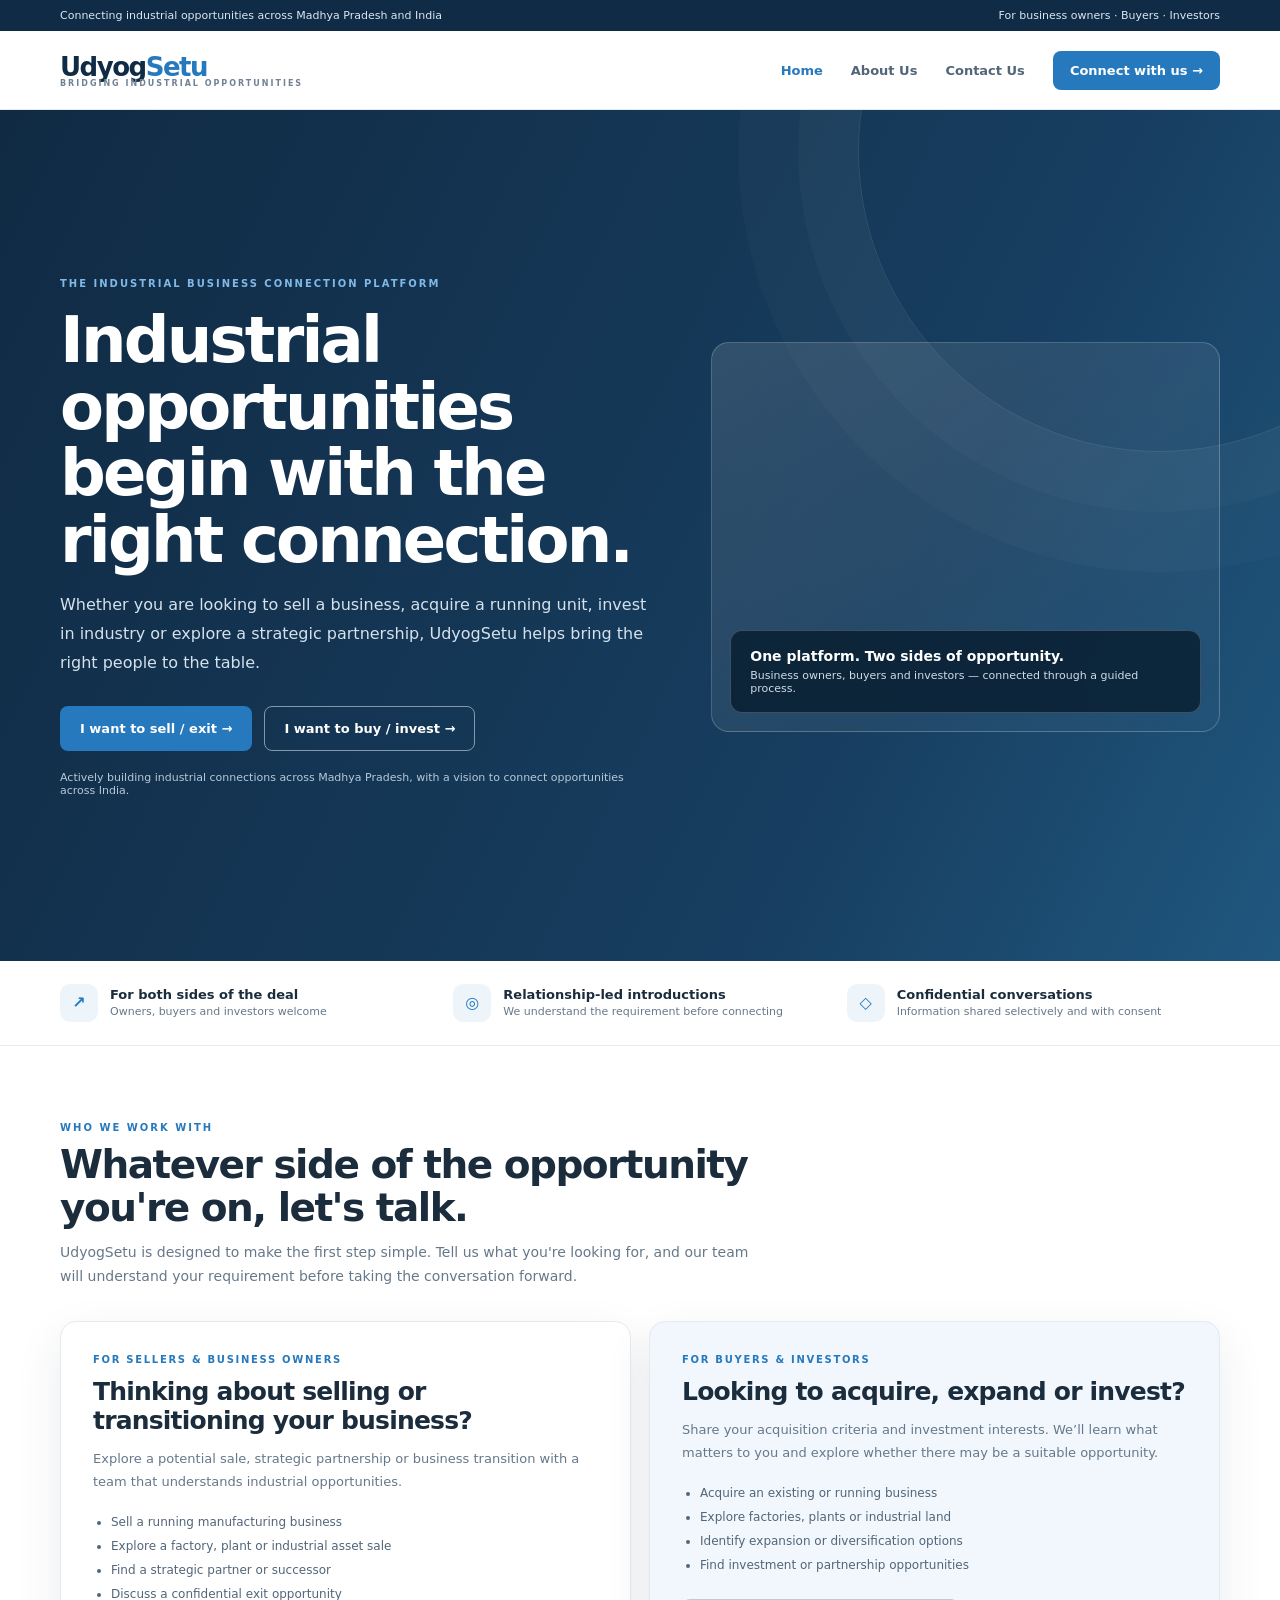
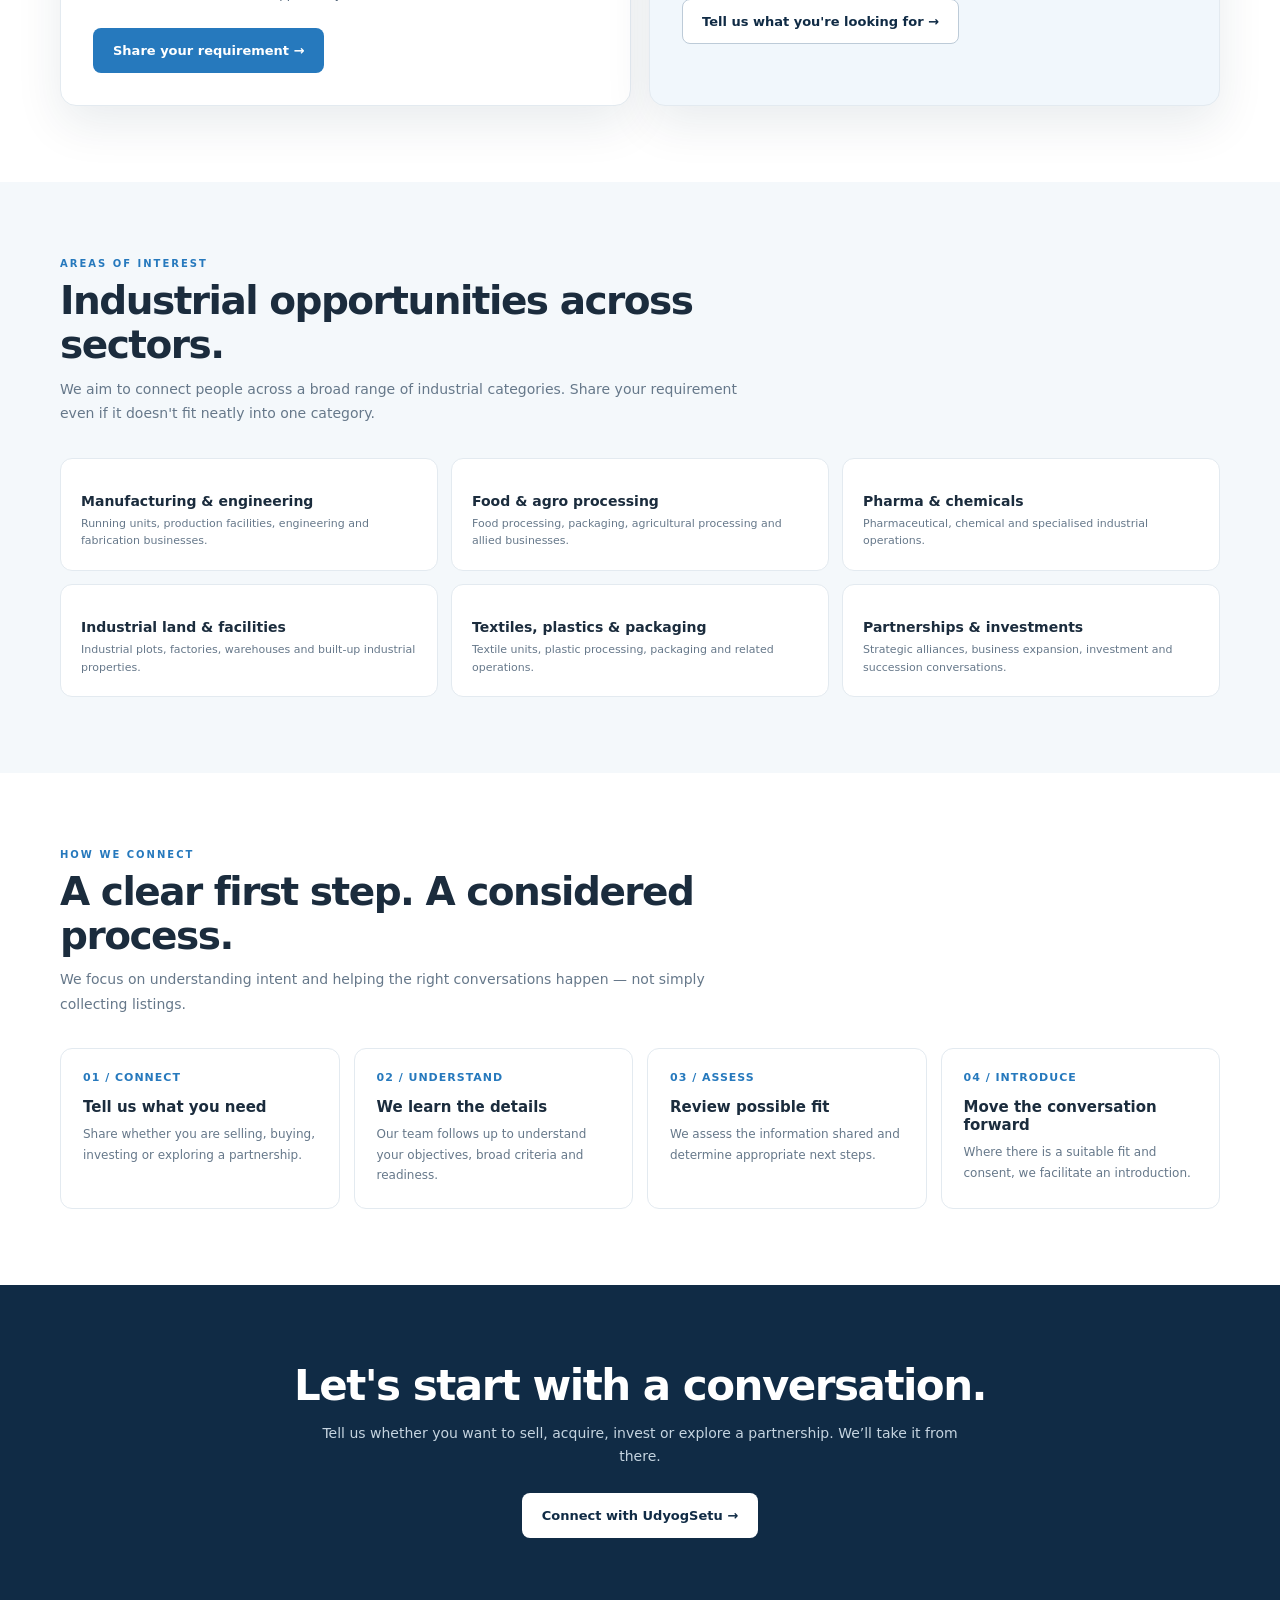
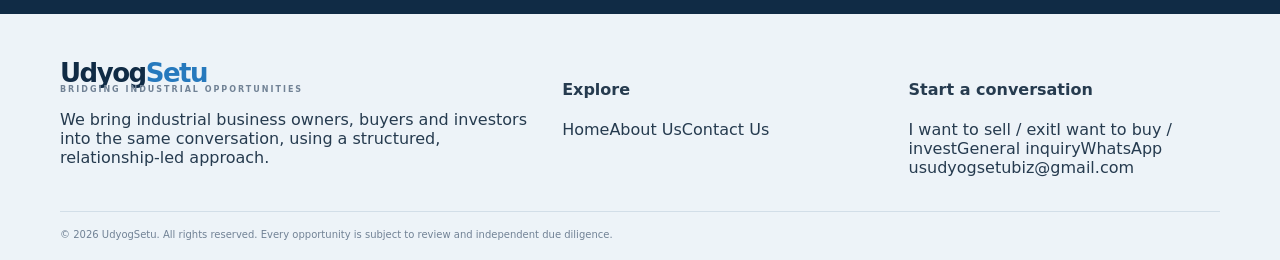
<file: index.html>
<!doctype html>
<html lang="en"><head><meta charset="utf-8"><meta name="viewport" content="width=device-width,initial-scale=1"><meta name="description" content="UdyogSetu connects industrial business owners with buyers and investors. Start a confidential conversation about buying, selling or investing in industrial opportunities."><title>UdyogSetu | Connecting Industrial Opportunities</title><link rel="stylesheet" href="styles.css"></head><body>

<div class="topline"><div class="wrap"><span>Connecting industrial opportunities across Madhya Pradesh and India</span><span>For business owners · Buyers · Investors</span></div></div>
<header><div class="wrap nav">
<a class="brand" href="index.html">Udyog<span>Setu</span><small>BRIDGING INDUSTRIAL OPPORTUNITIES</small></a>
<nav class="navlinks">
<a class="active" href="index.html">Home</a>
<a class="" href="about.html">About Us</a>
<a class="" href="contact.html">Contact Us</a>
<a class="nav-cta" href="contact.html">Connect with us →</a>
</nav></div></header>
<main>
<section class="hero"><div class="wrap hero-grid"><div><div class="eyebrow">The industrial business connection platform</div><h1>Industrial opportunities begin with the right connection.</h1><p>Whether you are looking to sell a business, acquire a running unit, invest in industry or explore a strategic partnership, UdyogSetu helps bring the right people to the table.</p><div class="hero-actions"><a class="btn primary" href="contact.html?type=seller">I want to sell / exit →</a><a class="btn outline" href="contact.html?type=buyer">I want to buy / invest →</a></div><div class="hero-note">Actively building industrial connections across Madhya Pradesh, with a vision to connect opportunities across India.</div></div>
<div class="hero-visual"><div class="visual-caption"><b>One platform. Two sides of opportunity.</b><span>Business owners, buyers and investors — connected through a guided process.</span></div></div></div></section>
<div class="proofbar"><div class="wrap proofgrid"><div class="proof"><div class="proof-icon">↗</div><div><b>For both sides of the deal</b><small>Owners, buyers and investors welcome</small></div></div><div class="proof"><div class="proof-icon">◎</div><div><b>Relationship-led introductions</b><small>We understand the requirement before connecting</small></div></div><div class="proof"><div class="proof-icon">◇</div><div><b>Confidential conversations</b><small>Information shared selectively and with consent</small></div></div></div></div>
<section><div class="wrap"><div class="section-head"><div class="kicker">Who we work with</div><h2>Whatever side of the opportunity you're on, let's talk.</h2><p>UdyogSetu is designed to make the first step simple. Tell us what you're looking for, and our team will understand your requirement before taking the conversation forward.</p></div>
<div class="audience-grid">
<div class="audience"><div class="tag">For sellers & business owners</div><h3>Thinking about selling or transitioning your business?</h3><p>Explore a potential sale, strategic partnership or business transition with a team that understands industrial opportunities.</p><ul><li>Sell a running manufacturing business</li><li>Explore a factory, plant or industrial asset sale</li><li>Find a strategic partner or successor</li><li>Discuss a confidential exit opportunity</li></ul><a class="btn primary" href="contact.html?type=seller">Share your requirement →</a></div>
<div class="audience buyer"><div class="tag">For buyers & investors</div><h3>Looking to acquire, expand or invest?</h3><p>Share your acquisition criteria and investment interests. We’ll learn what matters to you and explore whether there may be a suitable opportunity.</p><ul><li>Acquire an existing or running business</li><li>Explore factories, plants or industrial land</li><li>Identify expansion or diversification options</li><li>Find investment or partnership opportunities</li></ul><a class="btn outline" href="contact.html?type=buyer">Tell us what you're looking for →</a></div>
</div></div></section>
<section class="categories"><div class="wrap"><div class="section-head"><div class="kicker">Areas of interest</div><h2>Industrial opportunities across sectors.</h2><p>We aim to connect people across a broad range of industrial categories. Share your requirement even if it doesn't fit neatly into one category.</p></div>
<div class="category-grid">
<div class="category"><h3>Manufacturing & engineering</h3><p>Running units, production facilities, engineering and fabrication businesses.</p></div>
<div class="category"><h3>Food & agro processing</h3><p>Food processing, packaging, agricultural processing and allied businesses.</p></div>
<div class="category"><h3>Pharma & chemicals</h3><p>Pharmaceutical, chemical and specialised industrial operations.</p></div>
<div class="category"><h3>Industrial land & facilities</h3><p>Industrial plots, factories, warehouses and built-up industrial properties.</p></div>
<div class="category"><h3>Textiles, plastics & packaging</h3><p>Textile units, plastic processing, packaging and related operations.</p></div>
<div class="category"><h3>Partnerships & investments</h3><p>Strategic alliances, business expansion, investment and succession conversations.</p></div>
</div></div></section>
<section><div class="wrap"><div class="section-head"><div class="kicker">How we connect</div><h2>A clear first step. A considered process.</h2><p>We focus on understanding intent and helping the right conversations happen — not simply collecting listings.</p></div>
<div class="process-grid"><div class="process"><div class="number">01 / CONNECT</div><h3>Tell us what you need</h3><p>Share whether you are selling, buying, investing or exploring a partnership.</p></div><div class="process"><div class="number">02 / UNDERSTAND</div><h3>We learn the details</h3><p>Our team follows up to understand your objectives, broad criteria and readiness.</p></div><div class="process"><div class="number">03 / ASSESS</div><h3>Review possible fit</h3><p>We assess the information shared and determine appropriate next steps.</p></div><div class="process"><div class="number">04 / INTRODUCE</div><h3>Move the conversation forward</h3><p>Where there is a suitable fit and consent, we facilitate an introduction.</p></div></div></div></section>

<section class="final-cta"><div class="wrap"><h2>Let's start with a conversation.</h2><p>Tell us whether you want to sell, acquire, invest or explore a partnership. We’ll take it from there.</p><a class="btn white" href="contact.html">Connect with UdyogSetu →</a></div></section>
</main>
<footer><div class="wrap"><div class="footer-grid">
<div><a class="brand" href="index.html">Udyog<span>Setu</span><small>BRIDGING INDUSTRIAL OPPORTUNITIES</small></a><p>We bring industrial business owners, buyers and investors into the same conversation, using a structured, relationship-led approach.</p></div>
<div><h4>Explore</h4><a href="index.html">Home</a><a href="about.html">About Us</a><a href="contact.html">Contact Us</a></div>
<div><h4>Start a conversation</h4><a href="contact.html?type=seller">I want to sell / exit</a><a href="contact.html?type=buyer">I want to buy / invest</a><a href="contact.html">General inquiry</a><a href="https://wa.me/919644346000" target="_blank" rel="noopener">WhatsApp us</a><a href="mailto:udyogsetubiz@gmail.com">udyogsetubiz@gmail.com</a></div>
</div><div class="copyright">© 2026 UdyogSetu. All rights reserved. Every opportunity is subject to review and independent due diligence.</div></div></footer>
</body></html>
</file>
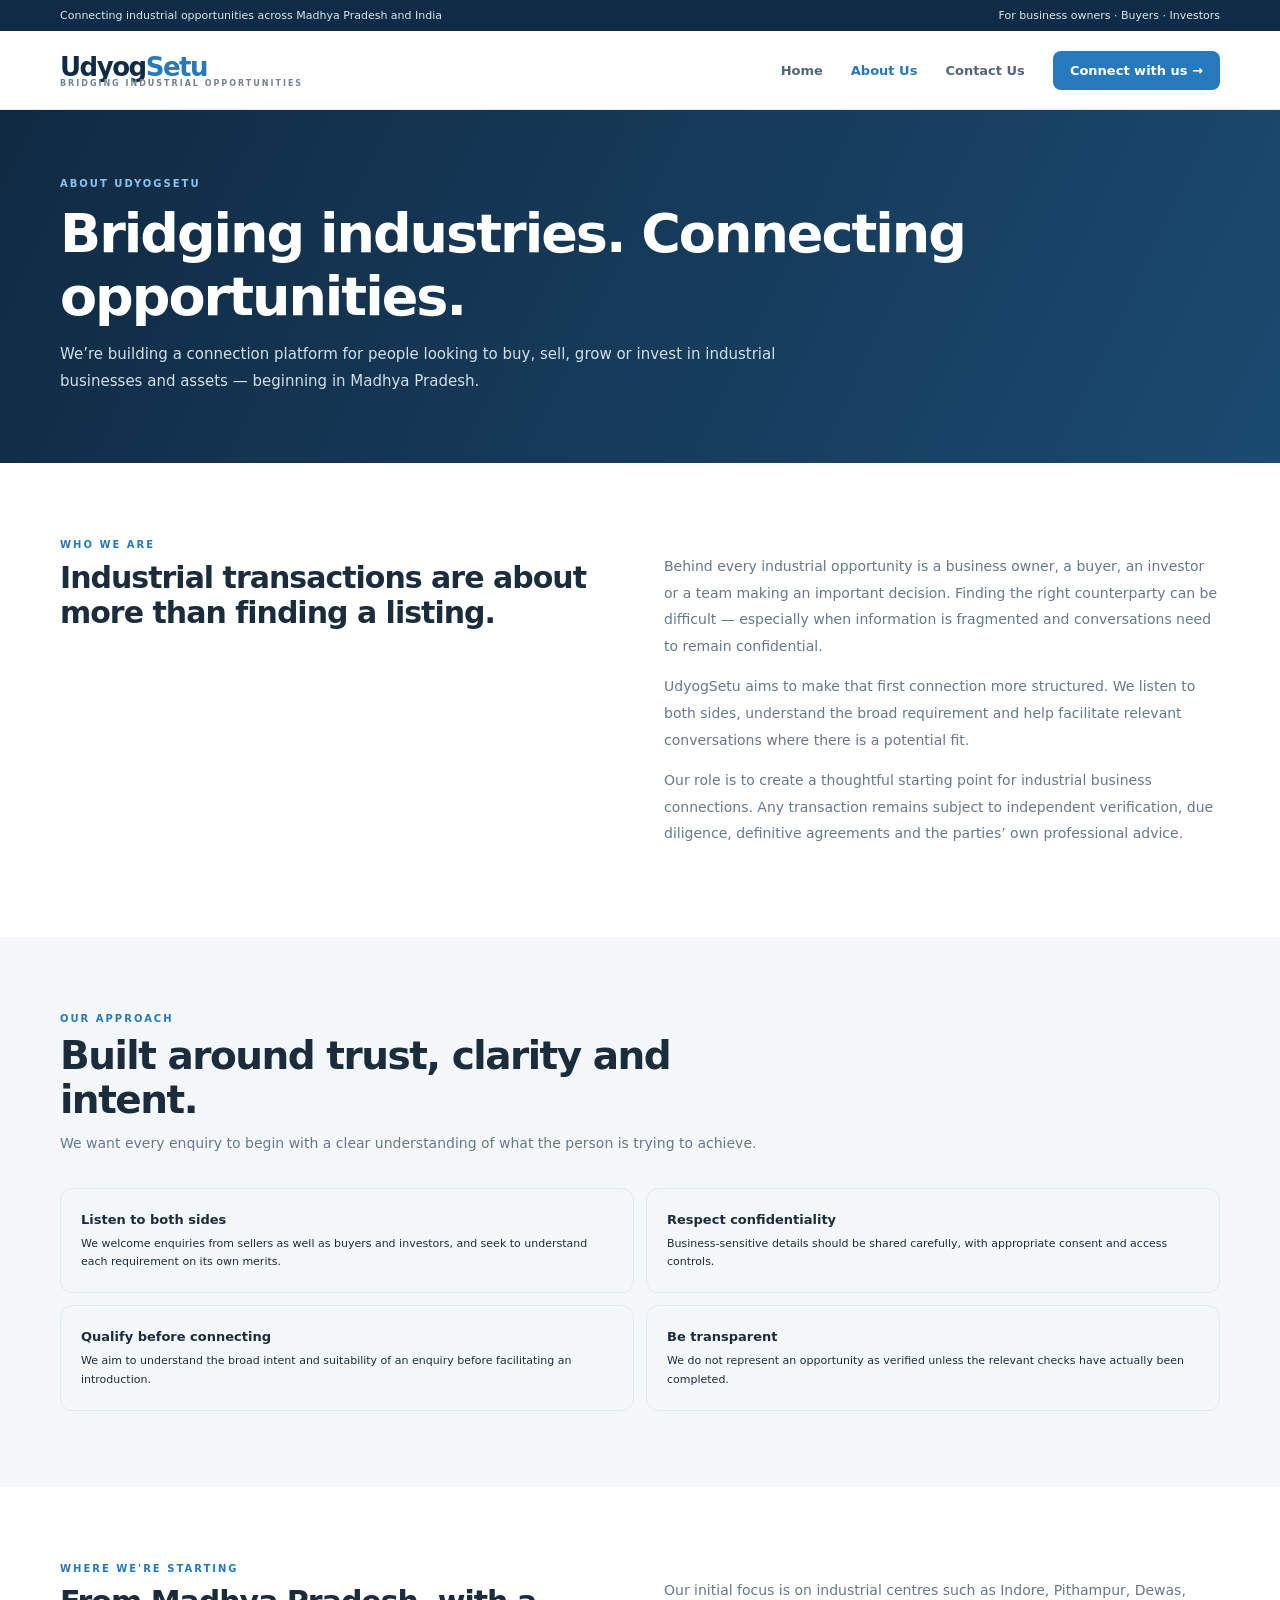
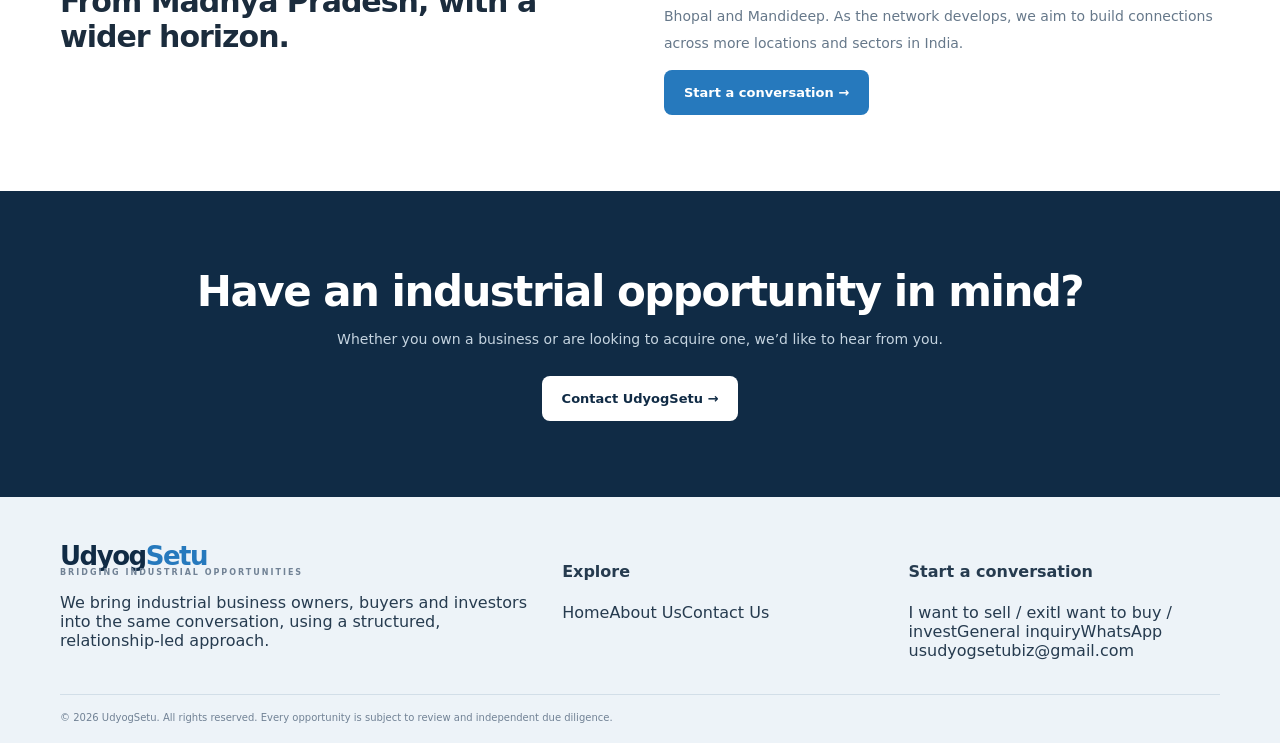
<file: about.html>
<!doctype html>
<html lang="en"><head><meta charset="utf-8"><meta name="viewport" content="width=device-width,initial-scale=1"><meta name="description" content="Learn about UdyogSetu and our approach to connecting industrial business owners, buyers and investors."><title>About Us | UdyogSetu</title><link rel="stylesheet" href="styles.css"></head><body>

<div class="topline"><div class="wrap"><span>Connecting industrial opportunities across Madhya Pradesh and India</span><span>For business owners · Buyers · Investors</span></div></div>
<header><div class="wrap nav">
<a class="brand" href="index.html">Udyog<span>Setu</span><small>BRIDGING INDUSTRIAL OPPORTUNITIES</small></a>
<nav class="navlinks">
<a class="" href="index.html">Home</a>
<a class="active" href="about.html">About Us</a>
<a class="" href="contact.html">Contact Us</a>
<a class="nav-cta" href="contact.html">Connect with us →</a>
</nav></div></header>
<main><section class="page-hero"><div class="wrap"><div class="eyebrow">About UdyogSetu</div><h1>Bridging industries. Connecting opportunities.</h1><p>We’re building a connection platform for people looking to buy, sell, grow or invest in industrial businesses and assets — beginning in Madhya Pradesh.</p></div></section>
<section><div class="wrap story-grid"><div><div class="kicker">Who we are</div><h2>Industrial transactions are about more than finding a listing.</h2></div><div><p>Behind every industrial opportunity is a business owner, a buyer, an investor or a team making an important decision. Finding the right counterparty can be difficult — especially when information is fragmented and conversations need to remain confidential.</p><p>UdyogSetu aims to make that first connection more structured. We listen to both sides, understand the broad requirement and help facilitate relevant conversations where there is a potential fit.</p><p>Our role is to create a thoughtful starting point for industrial business connections. Any transaction remains subject to independent verification, due diligence, definitive agreements and the parties’ own professional advice.</p></div></div></section>
<section style="background:var(--pale)"><div class="wrap"><div class="section-head"><div class="kicker">Our approach</div><h2>Built around trust, clarity and intent.</h2><p>We want every enquiry to begin with a clear understanding of what the person is trying to achieve.</p></div><div class="principles">
<div class="principle"><b>Listen to both sides</b><p>We welcome enquiries from sellers as well as buyers and investors, and seek to understand each requirement on its own merits.</p></div>
<div class="principle"><b>Respect confidentiality</b><p>Business-sensitive details should be shared carefully, with appropriate consent and access controls.</p></div>
<div class="principle"><b>Qualify before connecting</b><p>We aim to understand the broad intent and suitability of an enquiry before facilitating an introduction.</p></div>
<div class="principle"><b>Be transparent</b><p>We do not represent an opportunity as verified unless the relevant checks have actually been completed.</p></div>
</div></div></section>
<section><div class="wrap story-grid"><div><div class="kicker">Where we're starting</div><h2>From Madhya Pradesh, with a wider horizon.</h2></div><div><p>Our initial focus is on industrial centres such as Indore, Pithampur, Dewas, Bhopal and Mandideep. As the network develops, we aim to build connections across more locations and sectors in India.</p><a class="btn primary" href="contact.html">Start a conversation →</a></div></div></section>
<section class="final-cta"><div class="wrap"><h2>Have an industrial opportunity in mind?</h2><p>Whether you own a business or are looking to acquire one, we’d like to hear from you.</p><a class="btn white" href="contact.html">Contact UdyogSetu →</a></div></section>
</main>
<footer><div class="wrap"><div class="footer-grid">
<div><a class="brand" href="index.html">Udyog<span>Setu</span><small>BRIDGING INDUSTRIAL OPPORTUNITIES</small></a><p>We bring industrial business owners, buyers and investors into the same conversation, using a structured, relationship-led approach.</p></div>
<div><h4>Explore</h4><a href="index.html">Home</a><a href="about.html">About Us</a><a href="contact.html">Contact Us</a></div>
<div><h4>Start a conversation</h4><a href="contact.html?type=seller">I want to sell / exit</a><a href="contact.html?type=buyer">I want to buy / invest</a><a href="contact.html">General inquiry</a><a href="https://wa.me/919644346000" target="_blank" rel="noopener">WhatsApp us</a><a href="mailto:udyogsetubiz@gmail.com">udyogsetubiz@gmail.com</a></div>
</div><div class="copyright">© 2026 UdyogSetu. All rights reserved. Every opportunity is subject to review and independent due diligence.</div></div></footer>
</body></html>
</file>
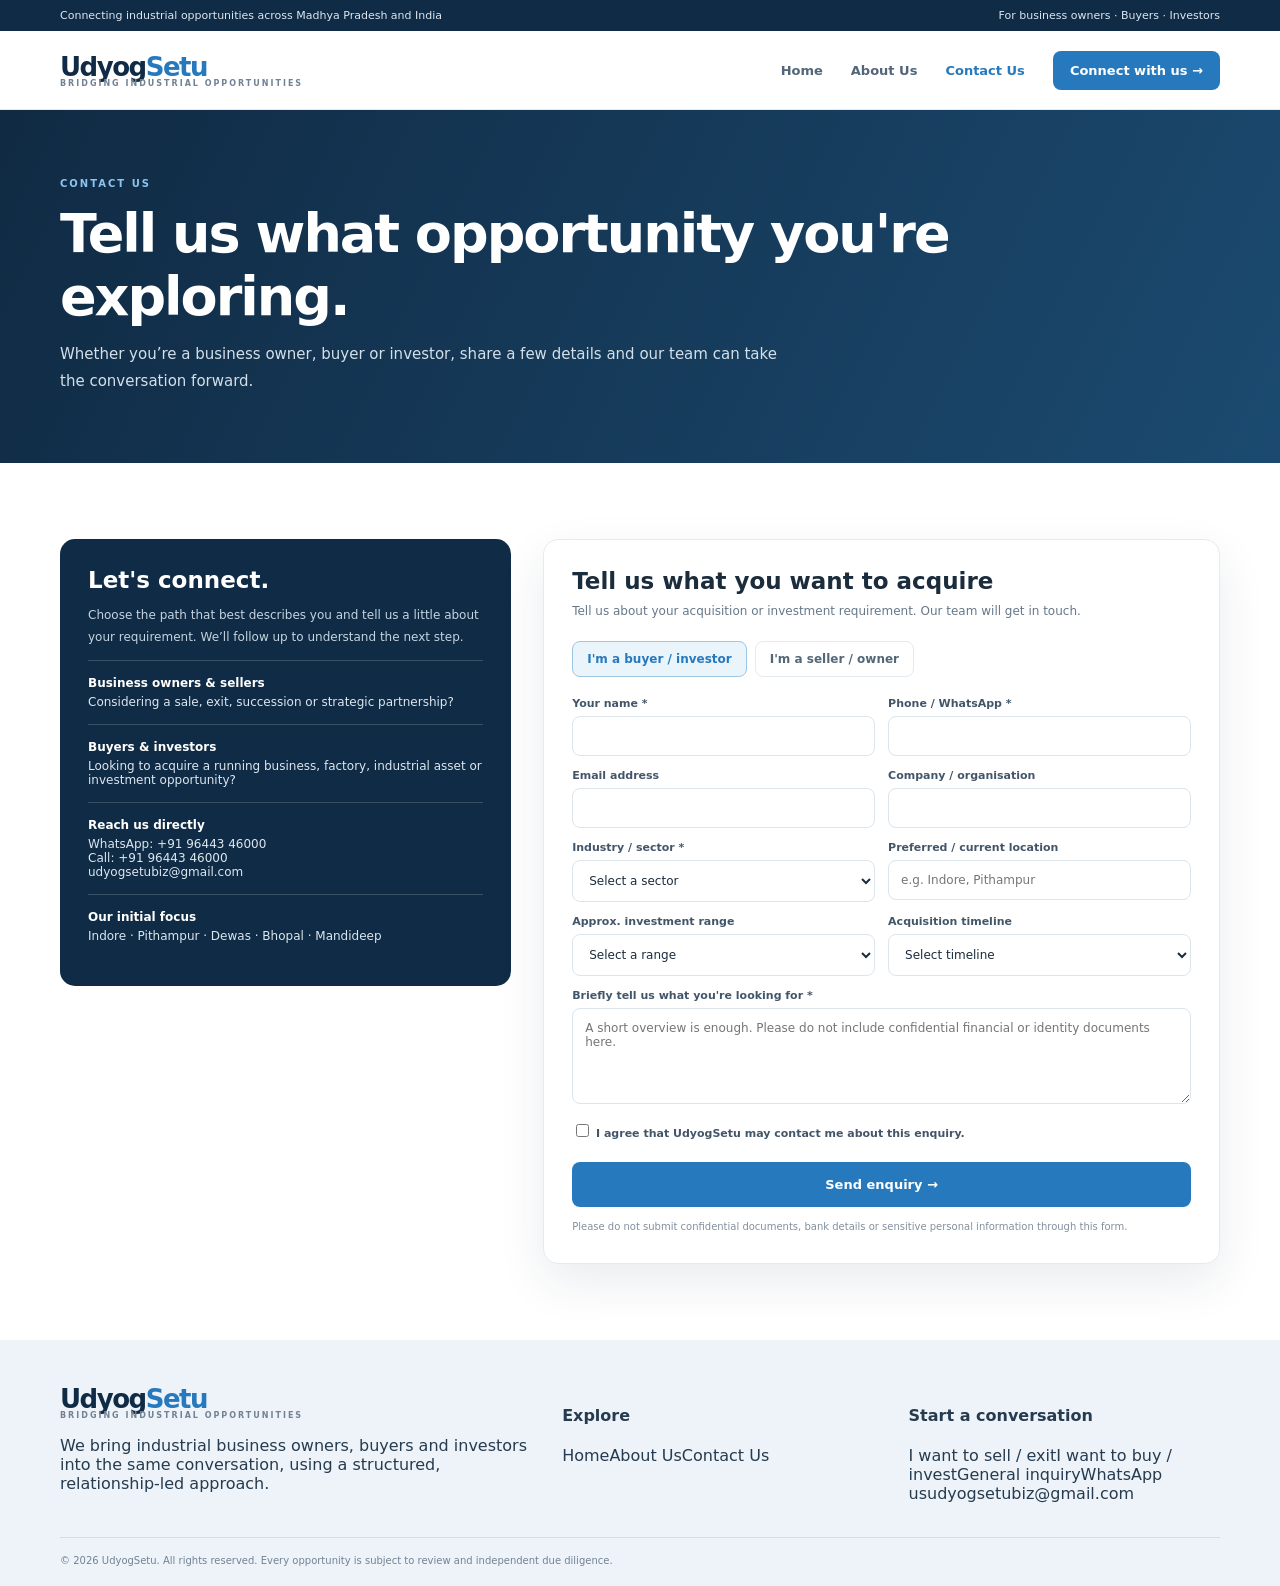
<file: contact.html>
<!doctype html>
<html lang="en"><head><meta charset="utf-8"><meta name="viewport" content="width=device-width,initial-scale=1"><meta name="description" content="Contact UdyogSetu to discuss selling an industrial business, acquiring a business, investing or exploring a partnership."><title>Contact Us | UdyogSetu</title><link rel="stylesheet" href="styles.css"></head><body>

<div class="topline"><div class="wrap"><span>Connecting industrial opportunities across Madhya Pradesh and India</span><span>For business owners · Buyers · Investors</span></div></div>
<header><div class="wrap nav">
<a class="brand" href="index.html">Udyog<span>Setu</span><small>BRIDGING INDUSTRIAL OPPORTUNITIES</small></a>
<nav class="navlinks">
<a class="" href="index.html">Home</a>
<a class="" href="about.html">About Us</a>
<a class="active" href="contact.html">Contact Us</a>
<a class="nav-cta" href="contact.html">Connect with us →</a>
</nav></div></header>
<main><section class="page-hero"><div class="wrap"><div class="eyebrow">Contact us</div><h1>Tell us what opportunity you're exploring.</h1><p>Whether you’re a business owner, buyer or investor, share a few details and our team can take the conversation forward.</p></div></section>
<section><div class="wrap contact-grid"><aside class="contact-panel"><h2>Let's connect.</h2><p>Choose the path that best describes you and tell us a little about your requirement. We’ll follow up to understand the next step.</p>
<div class="contact-point"><b>Business owners & sellers</b>Considering a sale, exit, succession or strategic partnership?</div>
<div class="contact-point"><b>Buyers & investors</b>Looking to acquire a running business, factory, industrial asset or investment opportunity?</div>
<div class="contact-point"><b>Reach us directly</b><a href="https://wa.me/919644346000" target="_blank" rel="noopener">WhatsApp: +91 96443 46000</a><br><a href="tel:+919644346000">Call: +91 96443 46000</a><br><a href="mailto:udyogsetubiz@gmail.com">udyogsetubiz@gmail.com</a></div>
<div class="contact-point"><b>Our initial focus</b>Indore · Pithampur · Dewas · Bhopal · Mandideep</div>
</aside>
<div class="form-card"><h2 id="formHeading">Tell us what you want to acquire</h2><p id="formIntro">Tell us about your acquisition or investment requirement. Our team will get in touch.</p>
<div class="form-tabs"><button type="button" data-lead-type="buyer" aria-pressed="true">I'm a buyer / investor</button><button type="button" data-lead-type="seller" aria-pressed="false">I'm a seller / owner</button></div>
<form id="leadForm"><input type="hidden" name="lead_type" value="buyer"><div style="position:absolute;left:-9999px;height:0;overflow:hidden" aria-hidden="true"><input name="website" tabindex="-1" autocomplete="off"></div>
<div class="form-grid">
<div class="form-group"><label for="name">Your name *</label><input class="field" id="name" name="name" autocomplete="name" required></div>
<div class="form-group"><label for="phone">Phone / WhatsApp *</label><input class="field" id="phone" name="phone" type="tel" autocomplete="tel" required></div>
<div class="form-group"><label for="email">Email address</label><input class="field" id="email" name="email" type="email" autocomplete="email"></div>
<div class="form-group"><label for="organisation">Company / organisation</label><input class="field" id="organisation" name="organisation"></div>
<div class="form-group"><label for="sector">Industry / sector *</label><select class="field" id="sector" name="sector" required><option value="">Select a sector</option><option>Manufacturing / Engineering</option><option>Food / Agro Processing</option><option>Pharma / Chemicals</option><option>Plastics / Packaging</option><option>Textiles</option><option>Industrial Land / Factory</option><option>Other / Multiple sectors</option></select></div>
<div class="form-group"><label for="location">Preferred / current location</label><input class="field" id="location" name="location" placeholder="e.g. Indore, Pithampur"></div>
<div class="form-group" data-for="buyer"><label for="budget">Approx. investment range</label><select class="field" id="budget" name="budget"><option value="">Select a range</option><option>Below ₹1 crore</option><option>₹1–5 crore</option><option>₹5–10 crore</option><option>₹10–25 crore</option><option>₹25–50 crore</option><option>Above ₹50 crore</option><option>Prefer to discuss</option></select></div>
<div class="form-group" data-for="buyer"><label for="timeline">Acquisition timeline</label><select class="field" id="timeline" name="timeline"><option value="">Select timeline</option><option>Immediately</option><option>Within 3 months</option><option>3–6 months</option><option>6–12 months</option><option>Exploring / not decided</option></select></div>
<div class="form-group" data-for="seller" hidden><label for="business">Business / asset name</label><input class="field" id="business" name="business"></div>
<div class="form-group" data-for="seller" hidden><label for="sale_stage">Current situation</label><select class="field" id="sale_stage" name="sale_stage"><option value="">Select one</option><option>Considering a sale</option><option>Ready to sell</option><option>Looking for a partner</option><option>Exploring succession / exit</option><option>Other</option></select></div>
<div class="form-group full"><label for="message">Briefly tell us what you're looking for *</label><textarea class="field" id="message" name="message" required placeholder="A short overview is enough. Please do not include confidential financial or identity documents here."></textarea></div>
<div class="form-group full"><label><input type="checkbox" name="consent" value="yes" required> I agree that UdyogSetu may contact me about this enquiry.</label></div>
</div><button class="btn primary form-submit" type="submit">Send enquiry →</button><div class="form-status" id="formStatus" role="status" aria-live="polite"></div><div class="form-note">Please do not submit confidential documents, bank details or sensitive personal information through this form.</div>
</form></div></div></section></main>
<footer><div class="wrap"><div class="footer-grid">
<div><a class="brand" href="index.html">Udyog<span>Setu</span><small>BRIDGING INDUSTRIAL OPPORTUNITIES</small></a><p>We bring industrial business owners, buyers and investors into the same conversation, using a structured, relationship-led approach.</p></div>
<div><h4>Explore</h4><a href="index.html">Home</a><a href="about.html">About Us</a><a href="contact.html">Contact Us</a></div>
<div><h4>Start a conversation</h4><a href="contact.html?type=seller">I want to sell / exit</a><a href="contact.html?type=buyer">I want to buy / invest</a><a href="contact.html">General inquiry</a><a href="https://wa.me/919644346000" target="_blank" rel="noopener">WhatsApp us</a><a href="mailto:udyogsetubiz@gmail.com">udyogsetubiz@gmail.com</a></div>
</div><div class="copyright">© 2026 UdyogSetu. All rights reserved. Every opportunity is subject to review and independent due diligence.</div></div></footer>

<script src="site-config.js"></script><script src="forms.js"></script></body></html>
</file>
<file: styles.css>
:root{--navy:#102b45;--blue:#2679bd;--blue2:#1b659f;--ink:#1b2c3d;--muted:#66788a;--line:#e3eaf0;--pale:#f4f8fb;--white:#fff;--gold:#d7a95b;--shadow:0 18px 48px rgba(16,43,69,.09)}
*{box-sizing:border-box}html{scroll-behavior:smooth}body{margin:0;font-family:Inter,ui-sans-serif,system-ui,-apple-system,"Segoe UI",sans-serif;color:var(--ink);background:#fff}a{color:inherit;text-decoration:none}button,input,select,textarea{font:inherit}.wrap{width:min(1160px,calc(100% - 40px));margin:auto}
.topline{background:var(--navy);color:#dce7f1;font-size:11px;padding:9px 0}.topline .wrap{display:flex;justify-content:space-between;gap:16px}
header{position:sticky;top:0;z-index:20;background:rgba(255,255,255,.96);backdrop-filter:blur(12px);border-bottom:1px solid var(--line)}.nav{height:78px;display:flex;align-items:center;justify-content:space-between}
.brand{font-weight:900;font-size:26px;letter-spacing:-1.5px;color:var(--navy)}.brand span{color:var(--blue)}.brand small{display:block;font-size:8px;letter-spacing:2px;color:#718295;font-weight:750;margin-top:-3px}
.navlinks{display:flex;align-items:center;gap:28px;font-size:13px;font-weight:700;color:#526579}.navlinks a:hover,.navlinks a.active{color:var(--blue)}.navlinks .nav-cta{padding:12px 17px;border-radius:8px;background:var(--blue);color:white}
.btn{display:inline-flex;align-items:center;justify-content:center;gap:9px;border:1px solid transparent;border-radius:8px;padding:14px 19px;font-weight:750;font-size:13px;cursor:pointer;transition:.2s}.btn.primary{background:var(--blue);color:#fff}.btn.primary:hover{background:var(--blue2);transform:translateY(-1px)}.btn.outline{border-color:#bdcbd8;color:var(--navy);background:white}.btn.outline:hover{border-color:var(--blue);color:var(--blue)}.btn.white{background:#fff;color:var(--navy)}
.hero{background:linear-gradient(116deg,#102a43 0%,#173e60 68%,#20577f 100%);color:#fff;position:relative;overflow:hidden}.hero:after{content:"";position:absolute;width:600px;height:600px;border:1px solid rgba(255,255,255,.11);border-radius:50%;right:-180px;top:-260px;box-shadow:0 0 0 60px rgba(255,255,255,.025),0 0 0 120px rgba(255,255,255,.018)}
.hero-grid{position:relative;z-index:1;display:grid;grid-template-columns:1.08fr .92fr;gap:54px;align-items:center;padding:92px 0 88px}.eyebrow,.kicker{font-size:10px;text-transform:uppercase;letter-spacing:2px;font-weight:850;color:#80b9e8}.hero h1{font-size:clamp(39px,5.2vw,64px);line-height:1.04;letter-spacing:-2.8px;margin:18px 0;max-width:680px}.hero p{font-size:16px;line-height:1.8;color:#d5e2ec;max-width:590px}.hero-actions{display:flex;gap:12px;flex-wrap:wrap;margin-top:28px}.hero .outline{background:transparent;border-color:#8299ad;color:#fff}.hero-note{font-size:11px;color:#b7c9d8;margin-top:20px}.hero-visual{height:390px;border:1px solid rgba(255,255,255,.2);border-radius:18px;overflow:hidden;position:relative;background:linear-gradient(145deg,rgba(255,255,255,.12),rgba(255,255,255,.02)),url("https://images.unsplash.com/photo-1567789884554-0b844b597180?auto=format&fit=crop&w=1200&q=85") center/cover}.visual-caption{position:absolute;left:18px;right:18px;bottom:18px;padding:17px 19px;background:rgba(9,31,50,.85);border:1px solid rgba(255,255,255,.2);border-radius:12px;backdrop-filter:blur(10px)}.visual-caption b{display:block;font-size:14px}.visual-caption span{display:block;font-size:11px;color:#d0dce6;margin-top:5px}
.proofbar{border-bottom:1px solid var(--line);background:#fff}.proofgrid{display:grid;grid-template-columns:repeat(3,1fr);gap:20px;padding:23px 0}.proof{display:flex;align-items:center;gap:12px}.proof-icon{width:38px;height:38px;display:grid;place-items:center;background:#edf5fb;color:var(--blue);border-radius:10px;font-weight:900}.proof b{display:block;font-size:13px}.proof small{display:block;color:var(--muted);font-size:11px;margin-top:3px}
section{padding:76px 0}.section-head{max-width:700px;margin-bottom:32px}.section-head h2{font-size:clamp(28px,3.5vw,39px);letter-spacing:-1.5px;line-height:1.12;margin:10px 0}.section-head p{font-size:14px;color:var(--muted);line-height:1.75;margin:0}.kicker{color:var(--blue)}
.audience-grid{display:grid;grid-template-columns:1fr 1fr;gap:18px}.audience{padding:32px;border:1px solid var(--line);border-radius:16px;background:#fff;box-shadow:var(--shadow)}.audience.buyer{background:#f1f7fc}.audience .tag{font-size:10px;letter-spacing:1.7px;text-transform:uppercase;font-weight:850;color:var(--blue)}.audience h3{font-size:25px;letter-spacing:-.8px;margin:12px 0}.audience p{font-size:13px;line-height:1.75;color:var(--muted);max-width:490px}.audience ul{padding-left:18px;color:#526579;font-size:12px;line-height:2;margin:17px 0 22px}
.categories{background:var(--pale)}.category-grid{display:grid;grid-template-columns:repeat(3,1fr);gap:13px}.category{background:#fff;border:1px solid var(--line);border-radius:12px;padding:20px}.category .symbol{width:34px;height:34px;border-radius:9px;background:#edf5fb;color:var(--blue);display:grid;place-items:center;font-weight:900}.category h3{font-size:14px;margin:14px 0 6px}.category p{font-size:11px;line-height:1.6;color:var(--muted);margin:0}
.process-grid{display:grid;grid-template-columns:repeat(4,1fr);gap:14px}.process{border:1px solid var(--line);border-radius:12px;padding:22px}.process .number{font-size:11px;color:var(--blue);font-weight:900;letter-spacing:1px}.process h3{font-size:15px;margin:14px 0 8px}.process p{font-size:12px;line-height:1.7;color:var(--muted);margin:0}
.location-band{background:#edf5fb;padding:37px 0}.location-band .wrap{display:flex;align-items:center;justify-content:space-between;gap:30px}.location-band h2{font-size:22px;letter-spacing:-.6px;margin:0 0 7px}.location-band p{font-size:12px;color:var(--muted);margin:0}.chips{display:flex;gap:8px;flex-wrap:wrap}.chip{border:1px solid #d3e0eb;background:#fff;padding:9px 12px;border-radius:99px;font-size:11px;font-weight:750;color:#526579}
.final-cta{background:var(--navy);color:white;text-align:center}.final-cta h2{font-size:clamp(28px,4vw,42px);letter-spacing:-1.5px;margin:0 0 12px}.final-cta p{font-size:14px;color:#c5d4e0;line-height:1.7;max-width:650px;margin:0 auto 24px}
.page-hero{background:linear-gradient(116deg,#102a43,#1b4a70);color:white;padding:68px 0}.page-hero .eyebrow{color:#8dc4ef}.page-hero h1{font-size:clamp(36px,5vw,54px);letter-spacing:-2px;margin:13px 0}.page-hero p{color:#d4e0e9;font-size:15px;line-height:1.8;max-width:720px;margin:0}
.story-grid{display:grid;grid-template-columns:1fr 1fr;gap:48px;align-items:start}.story-grid h2{font-size:30px;letter-spacing:-1px;margin:10px 0}.story-grid p{font-size:14px;line-height:1.9;color:var(--muted)}.principles{display:grid;grid-template-columns:1fr 1fr;gap:12px}.principle{padding:20px;border:1px solid var(--line);border-radius:12px}.principle b{font-size:13px}.principle p{font-size:11px;line-height:1.7;margin:7px 0 0}
.contact-grid{display:grid;grid-template-columns:.8fr 1.2fr;gap:32px;align-items:start}.contact-panel{background:var(--navy);color:#fff;border-radius:15px;padding:28px}.contact-panel h2{font-size:23px;margin:0 0 12px}.contact-panel p{font-size:12px;line-height:1.8;color:#c5d4e0}.contact-point{border-top:1px solid rgba(255,255,255,.17);padding:15px 0;font-size:12px;color:#dce7ef}.contact-point b{display:block;color:#fff;margin-bottom:5px}
.form-card{border:1px solid var(--line);border-radius:15px;padding:28px;box-shadow:var(--shadow)}.form-card h2{font-size:23px;margin:0 0 7px}.form-card>p{font-size:12px;color:var(--muted);line-height:1.7;margin:0 0 20px}.form-tabs{display:flex;gap:8px;margin-bottom:20px}.form-tabs button{border:1px solid var(--line);background:#fff;color:#536779;border-radius:8px;padding:10px 14px;font-size:12px;font-weight:750;cursor:pointer}.form-tabs button[aria-pressed="true"]{background:#eaf4fb;border-color:#9dc5e4;color:var(--blue)}
.form-grid{display:grid;grid-template-columns:1fr 1fr;gap:13px}.form-group.full{grid-column:1/-1}.form-group label{display:block;font-size:11px;font-weight:750;color:#42566a;margin-bottom:6px}.field{width:100%;padding:12px;border:1px solid #dce5ec;border-radius:8px;background:#fff;color:var(--ink);font-size:12px;outline:none}.field:focus{border-color:var(--blue);box-shadow:0 0 0 3px rgba(38,121,189,.1)}textarea.field{min-height:96px;resize:vertical}.form-submit{width:100%;margin-top:16px}.form-note{font-size:10px;color:#82909d;line-height:1.6;margin-top:12px}.form-status{display:none;padding:13px;border-radius:9px;background:#edf7f1;color:#21694f;font-size:12px;line-height:1.6;margin-top:13px}.form-status.error{background:#fff1ef;color:#9a352a}
footer{background:#edf3f8;color:#263b4f;padding:44px 0 20px}.footer-grid{display:grid;grid-template-columns:1.5fr 1fr 1fr;gap:35px}.footer .brand{color:#102b45}.footer .brand span{color:#2679bd}.footer .brand small{color:#718295}.footer p{font-size:12px;line-height:1.8;color:#607487;max-width:360px}.footer h4{font-size:12px;color:#102b45;margin:5px 0 14px}.footer a:not(.brand){display:block;font-size:12px;color:#526579;margin:10px 0}.footer a:hover{color:#2679bd}.copyright{border-top:1px solid #d2dee8;margin-top:28px;padding-top:17px;font-size:10px;color:#718295}
@media(max-width:850px){.hero-grid{grid-template-columns:1fr;gap:28px;padding:65px 0}.hero-visual{height:300px}.process-grid{grid-template-columns:1fr 1fr}.location-band .wrap{display:block}.chips{margin-top:18px}.contact-grid{grid-template-columns:1fr}.story-grid{grid-template-columns:1fr;gap:20px}}
@media(max-width:600px){.wrap{width:calc(100% - 28px)}.topline .wrap span:last-child{display:none}.nav{height:68px}.brand{font-size:22px}.navlinks{gap:13px}.navlinks a:not(.nav-cta){display:none}.navlinks .nav-cta{padding:10px 12px;font-size:11px}.hero-grid{padding:50px 0}.hero h1{letter-spacing:-1.8px}.hero-visual{height:225px}.proofgrid{grid-template-columns:1fr;gap:14px}.proof{gap:10px}section{padding:55px 0}.audience-grid,.category-grid,.process-grid,.principles{grid-template-columns:1fr}.audience{padding:24px}.section-head h2{letter-spacing:-1px}.page-hero{padding:50px 0}.form-card,.contact-panel{padding:21px}.form-grid{grid-template-columns:1fr}.form-group.full{grid-column:auto}.footer-grid{grid-template-columns:1fr 1fr;gap:20px}.footer-grid>div:first-child{grid-column:1/-1}}
</file>
